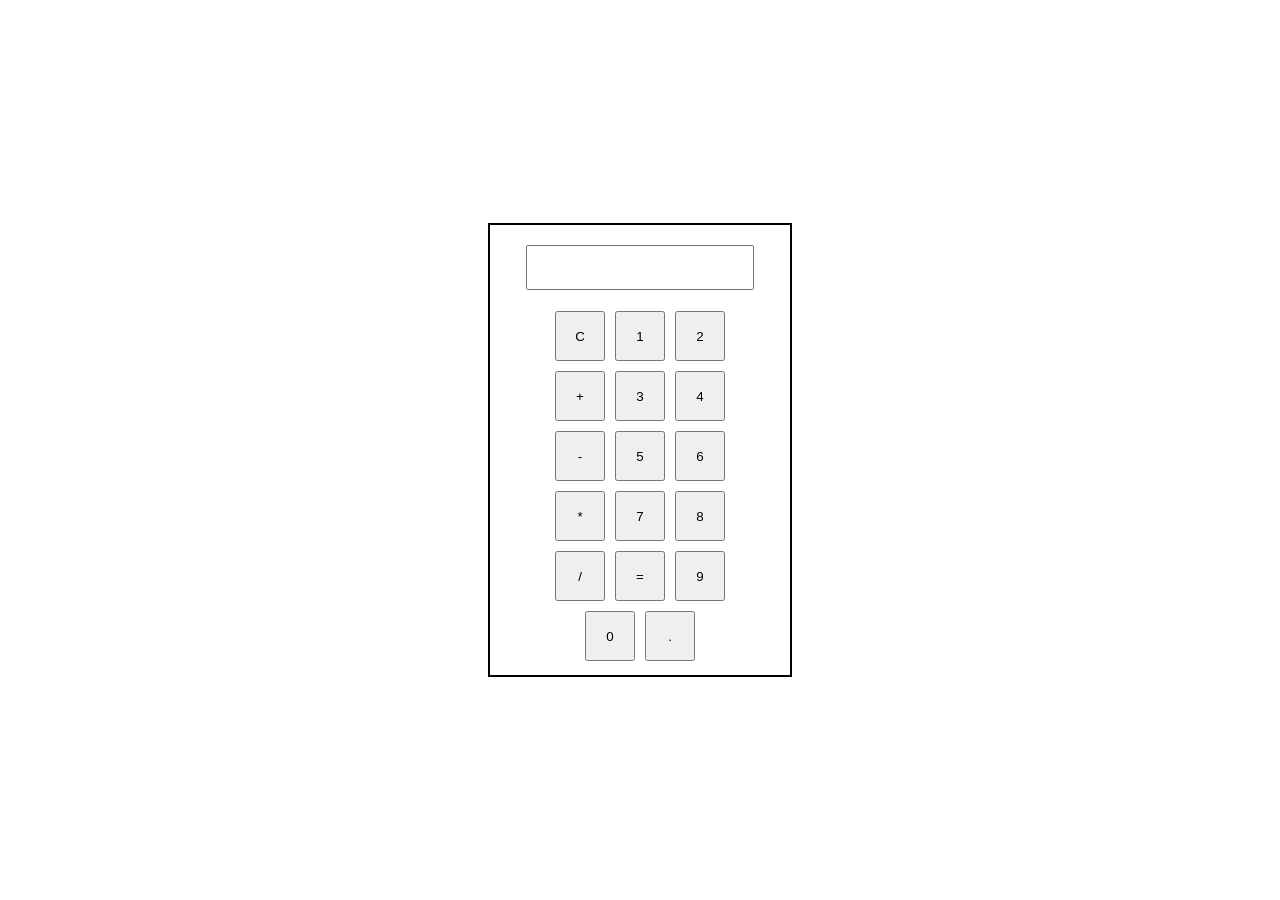
<file: calculator/index.html>
<!DOCTYPE html>
<html lang="en">
<head>
    <meta charset="UTF-8">
    <meta name="viewport" content="width=device-width, initial-scale=1.0">
    <title>Calculator</title>
    <link rel="stylesheet" href="style.css">
</head>
<body>
    <div class="container">
        <div id="container-1">
            <input type="text" id="display" readonly>
        </div>
        <div id="container-2">
            
            
            <button onclick=" 
                   current_value = '';
                   document.querySelector(`#display`).value = `${current_value}`; 
                   ">C</button>
            <button onclick="
                    current_value = current_value + '1';
                    document.querySelector(`#display`).value = `${current_value }`; 
                    " >1</button>
            <button onclick="
            current_value = current_value + '2';
                    document.querySelector(`#display`).value = `${current_value }`;
            ">2</button>
          
            <button onclick="
            current_value = current_value + '+';
                    document.querySelector(`#display`).value = `${current_value }`;
            ">+</button>
            <button onclick="
            current_value = current_value + '3';
                    document.querySelector(`#display`).value = `${current_value }`;
            ">3</button>
            <button onclick="
            current_value = current_value + '4';
                    document.querySelector(`#display`).value = `${current_value }`;
            ">4</button>
            
            

            
                <button onclick="
                current_value = current_value + '-';
                    document.querySelector(`#display`).value = `${current_value }`;
                ">-</button>
                <button onclick="
                current_value = current_value + '5';
                    document.querySelector(`#display`).value = `${current_value }`;
                ">5</button>
                <button onclick="
                current_value = current_value + '6';
                    document.querySelector(`#display`).value = `${current_value }`;
                ">6</button>
            
                <button onclick="
                current_value = current_value + '*';
                    document.querySelector(`#display`).value = `${current_value }`;
                ">*</button>
                <button onclick="
                current_value = current_value + '7';
                    document.querySelector(`#display`).value = `${current_value }`;
                ">7</button>
                <button onclick="
                current_value = current_value + '8';
                    document.querySelector(`#display`).value = `${current_value }`;
                ">8</button>
            
                <button onclick="
                current_value = current_value + '/';
                    document.querySelector(`#display`).value = `${current_value }`;
                ">/</button>
                <button onclick="
                    
                    current_value = eval(current_value);
                    document.querySelector(`#display`).value = `${current_value }`;
                    current_value = ``;

                ">=</button>
                <button onclick="
                    current_value = current_value + '9';
                    document.querySelector(`#display`).value = `${current_value }`;
                ">9</button>
           
       
            <button onclick="
                    current_value = current_value + '0';
                    document.querySelector(`#display`).value = `${current_value }`;
            ">0</button>
            <button onclick="
            current_value = current_value + '.';
                    document.querySelector(`#display`).value = `${current_value }`;
            ">.</button>
       
    </div>
</div>
</body>

<script src="script.js"></script>
</html>
</file>
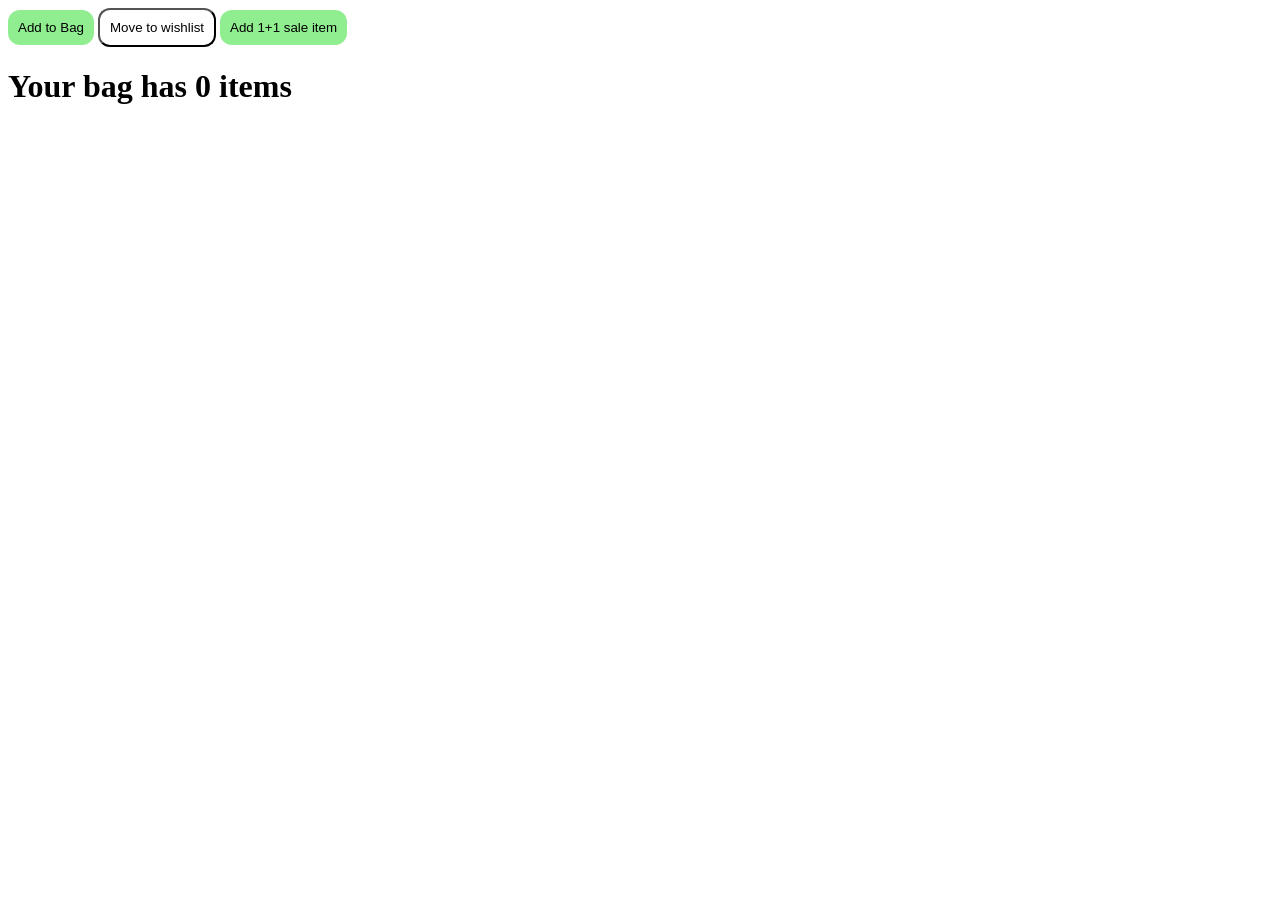
<file: onclick_pra_1/index.html>
<!DOCTYPE html>
<html lang="en">
<head>
    <meta charset="UTF-8">
    <meta name="viewport" content="width=device-width, initial-scale=1.0">
    <title>Document</title>
    <link rel="stylesheet" href="style.css">
</head>
<body>
   <button class="btn" id="btn1" onclick=" cart = cart +1;
document.querySelector('#p1').innerText = `Your bag has ${cart} items`;
">Add to Bag</button>
   <button class="btn" id="btn2" onclick=" cart = cart - 1;
   document.querySelector('#p1').innerText = `Your bag has ${cart} items` ">Move to wishlist</button>
   <button class="btn" id="btn3" onclick="
   cart = cart +2;
   document.querySelector('#p1').innerText = `Your bag has ${cart} items`;
">Add 1+1 sale item</button>
   <h1 id="p1"></h1>
</body>

<script src="script.js">
</script>
</html>
</file>
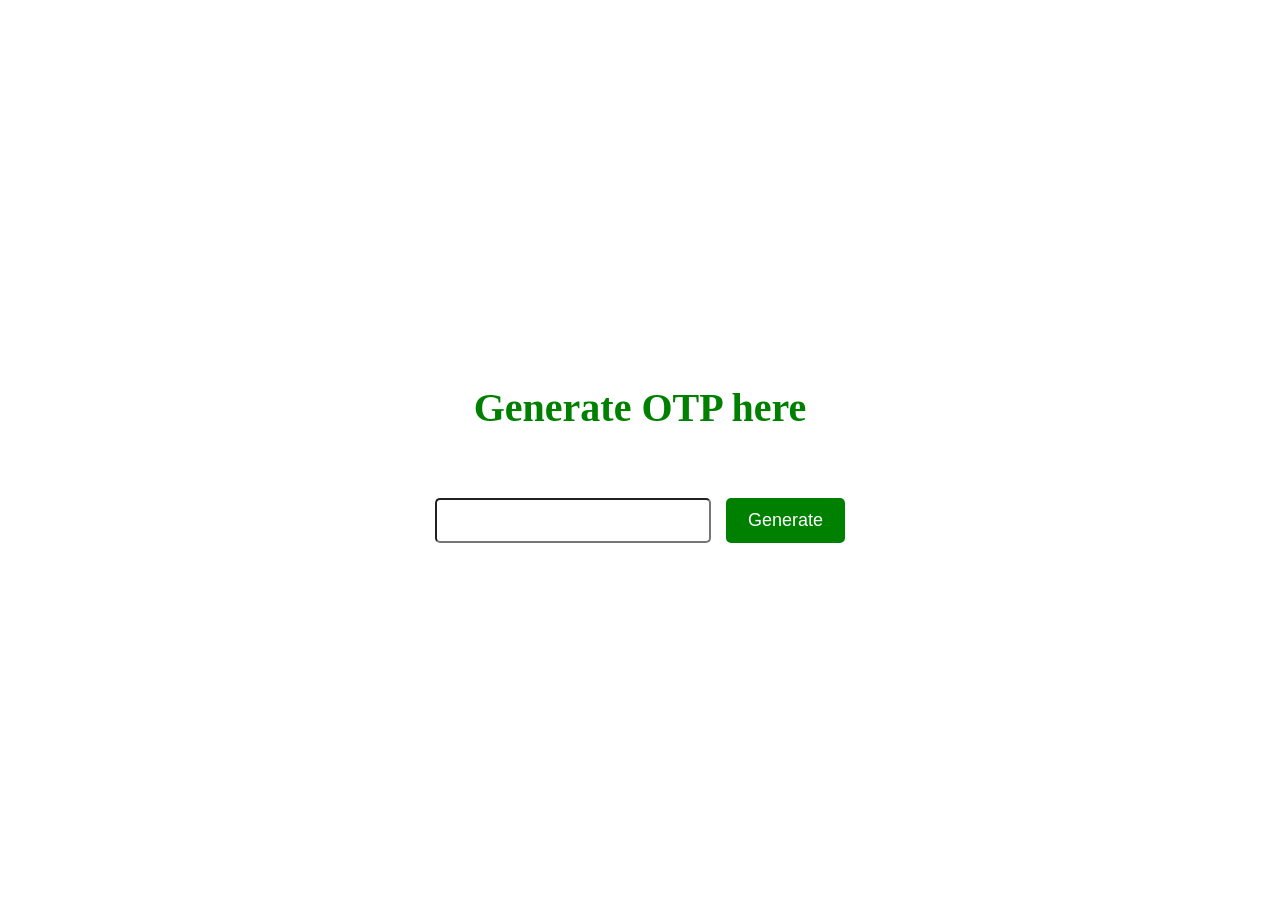
<file: if-else condition/practise/index.html>
<!DOCTYPE html>
<html lang="en">
<head>
    <meta charset="UTF-8">
    <meta name="viewport" content="width=device-width, initial-scale=1.0">
    <title>Practise</title>
</head>
<style>
    body{
        margin: 0;
        display: flex;
        justify-content: center;
        height: 100vh;
        align-items: center;
        gap: 40px;
        flex-direction: column;
    }
    body h1{
        font-family: cursive;
        color: green;
        font-size: 40px;

    }

    #display{
        color: green;
        margin-right: 15px;
        padding: 10px 20px;
        font-size: large;
        border-radius: 5px;
    }

    #btn{
        font-size: large;
        background-color: green;
        color: white;
        border: 2px solid green;
        padding: 10px 20px;
        border-radius: 5px;
        cursor: pointer;
        transition: all 0.4 ease;
    }
    #btn:hover{
        background-color: rgb(0, 149, 0);

        opacity: 7;
    }

</style>
<body>
    

    <!-- otp generator -->

    <h1>Generate OTP here</h1>
    <div>
        <input type="text" id="display" readonly><button id="btn"
        onclick="
            let number = Math.floor(10000+Math.random()*90000);
            display.value = ` ${number} `
        "
        >Generate</button>
    </div>


    <script src="script.js">
         
    </script>
</body>
</html>
</file>
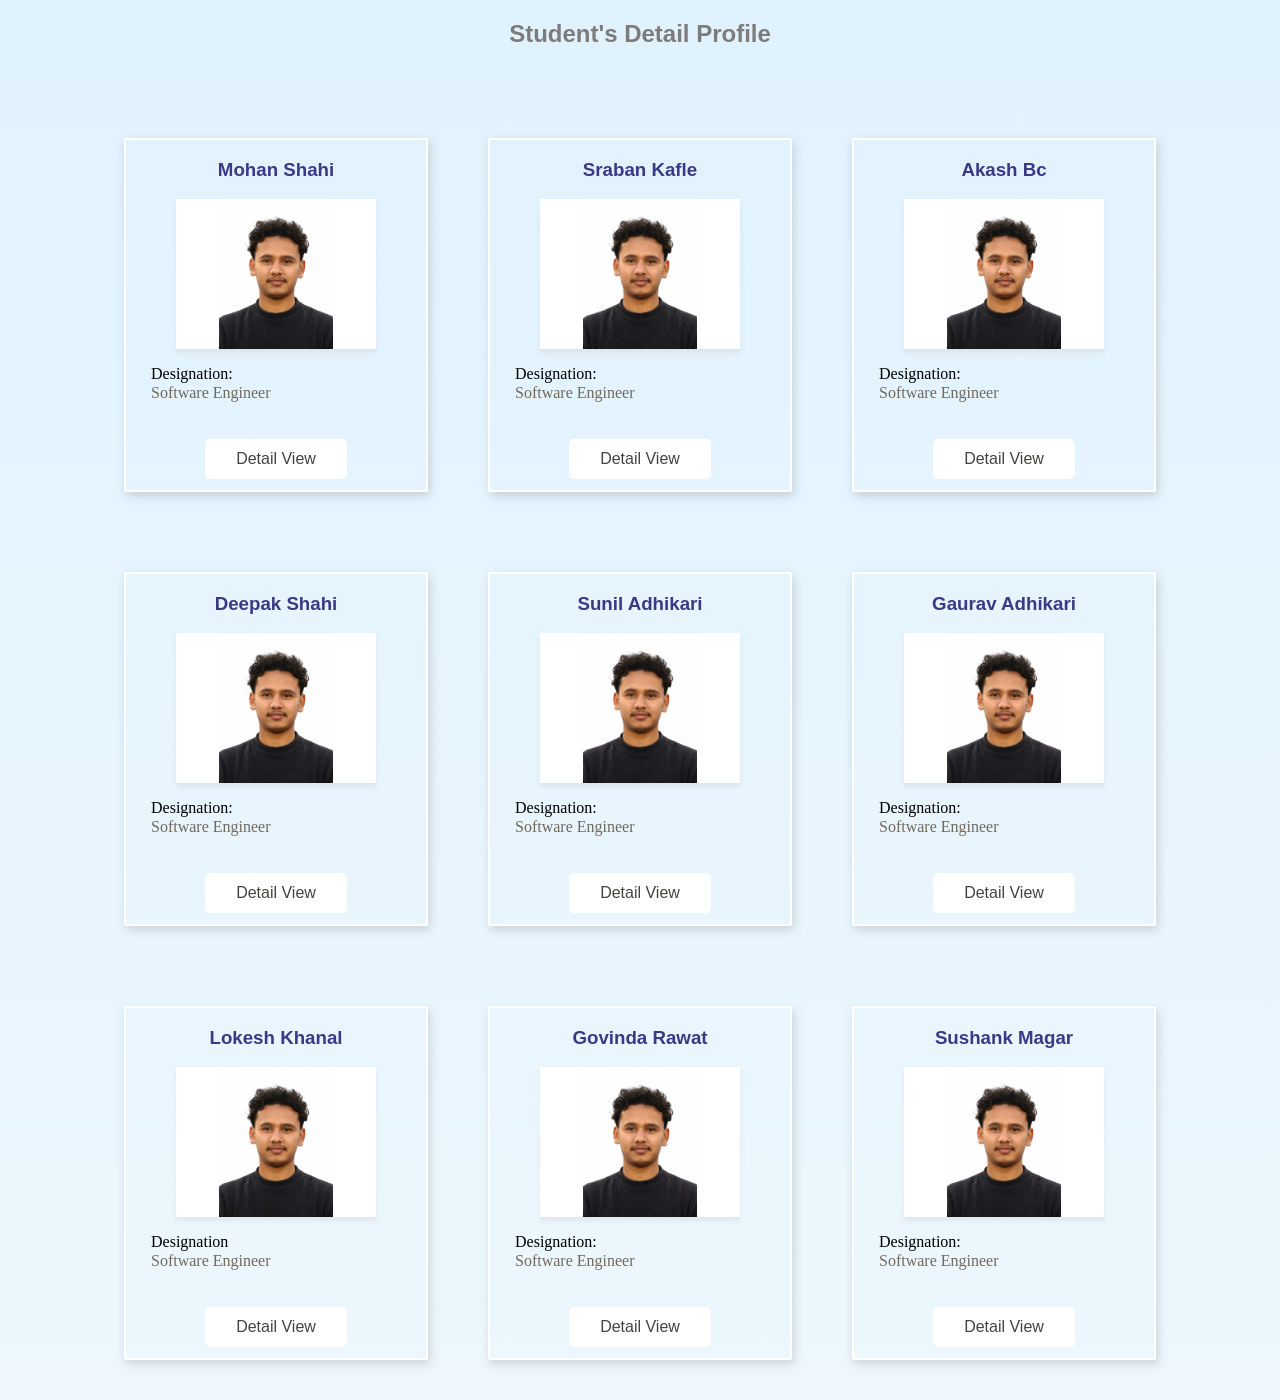
<file: objects/practice/index.html>
<!DOCTYPE html>
<html lang="en">
<head>
    <meta charset="UTF-8">
    <meta name="viewport" content="width=device-width, initial-scale=1.0">
    <title>Image-Card</title>
    <link rel="stylesheet" href="style.css">
</head>
<body>
    <div class="container">
        <div class="first_container">
            <h2>Student's Detail Profile</h2>
        </div>
        <div class="second_container">
            <div class="card" id="card1">
                <div class="header">
                    <h3>Mohan Shahi</h3>
                </div>
                <div class="imageContainer">
                    <img src="image/mohan.png" alt="">
                </div>
                <div class="discription">
                    <p id="discription1">Designation: </p>
                    <p id="discription2">Software Engineer </p>
                </div>
                <button>Detail View</button>
            </div>
            <div class="card" id="card2">
                <div class="header">
                    <h3>Sraban Kafle</h3>
                </div>
                    <div class="imageContainer">
                        <img src="image/mohan.png" alt="">
                    </div>
                    <div class="discription">
                        <p id="discription1">Designation: </p>
                        <p id="discription2">Software Engineer </p>
                    </div>
                <button>Detail View</button>
            </div>
            <div class="card" id="card3">
                <div class="header">
                    <h3>Akash Bc</h3>
                </div>
                    <div class="imageContainer">
                        <img src="image/mohan.png" alt="">
                    </div>
                <div class="discription">
                        <p id="discription1">Designation: </p>
                        <p id="discription2">Software Engineer </p>
                    </div>
                <button>Detail View</button>
            </div>
            <div class="card" id="card4">
                <div class="header">
                    <h3>Deepak Shahi</h3>
                </div>
                    <div class="imageContainer">
                        <img src="image/mohan.png" alt="">
                    </div>
                    <div class="discription">
                        <p id="discription1">Designation: </p>
                        <p id="discription2">Software Engineer </p>
                    </div>
                <button>Detail View</button>
            </div>
            <div class="card" id="card5">
                <div class="header">
                    <h3>Sunil Adhikari</h3>
                </div>
                    <div class="imageContainer">
                        <img src="image/mohan.png" alt="">
                    </div>
                <div class="discription">
                        <p id="discription1">Designation: </p>
                        <p id="discription2">Software Engineer </p>
                    </div>
                <button>Detail View</button>
            </div>
            <div class="card" id="card6">
                <div class="header">
                    <h3>Gaurav Adhikari</h3>
                </div>
                    <div class="imageContainer">
                        <img src="image/mohan.png" alt="">
                    </div>
                    <div class="discription">
                        <p id="discription1">Designation: </p>
                        <p id="discription2">Software Engineer </p>
                    </div>
                <button>Detail View</button>
            </div>
            <div class="card" id="card7">
                <div class="header">
                    <h3>Lokesh Khanal</h3>
                </div>
                    <div class="imageContainer">
                        <img src="image/mohan.png" alt="">
                    </div>
                    <div class="discription">
                        <p id="discription1">Designation</p>
                        <p id="discription2">Software Engineer </p>
                    </div>
                <button>Detail View</button>
            </div>
            <div class="card" id="card8">
                <div class="header">
                    <h3>Govinda Rawat</h3>
                </div>
                    <div class="imageContainer">
                        <img src="image/mohan.png" alt="">
                    </div>
                    <div class="discription">
                        <p id="discription1">Designation: </p>
                        <p id="discription2">Software Engineer </p>
                    </div>
                <button>Detail View</button>
            </div>
            <div class="card" id="card9">
                <div class="header">
                    <h3>Sushank Magar</h3>
                </div>
                    <div class="imageContainer">
                        <img src="image/mohan.png" alt="">
                    </div>
                    <div class="discription">
                        <p id="discription1">Designation: </p>
                        <p id="discription2">Software Engineer </p>
                    </div>
                <button>Detail View</button>
            </div>
        </div>
    </div>
</body>
<script src="script.js"></script>
</html>
</file>
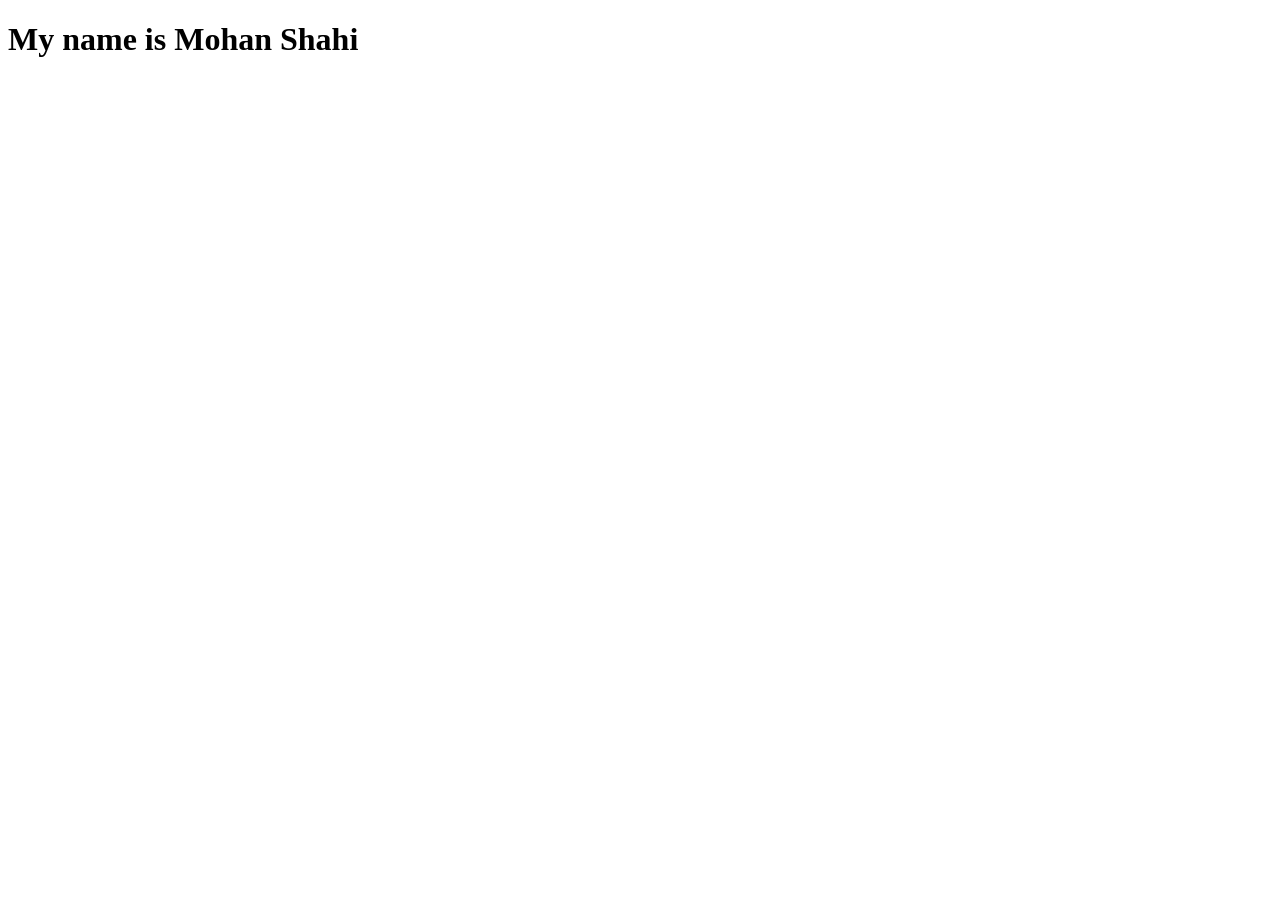
<file: onclick_pra_1/practise.html>
<!DOCTYPE html>
<html lang="en">
<head>
    <meta charset="UTF-8">
    <meta name="viewport" content="width=device-width, initial-scale=1.0">
    <title>Document</title>
</head>
<body>
    <h1 id="h1"></h1>

    <script>
        const name = 'Mohan Shahi';
        document.querySelector('#h1').innerHTML = `My name is ${name}`

        let price = 0;
        
    </script>
</body>
</html>
</file>
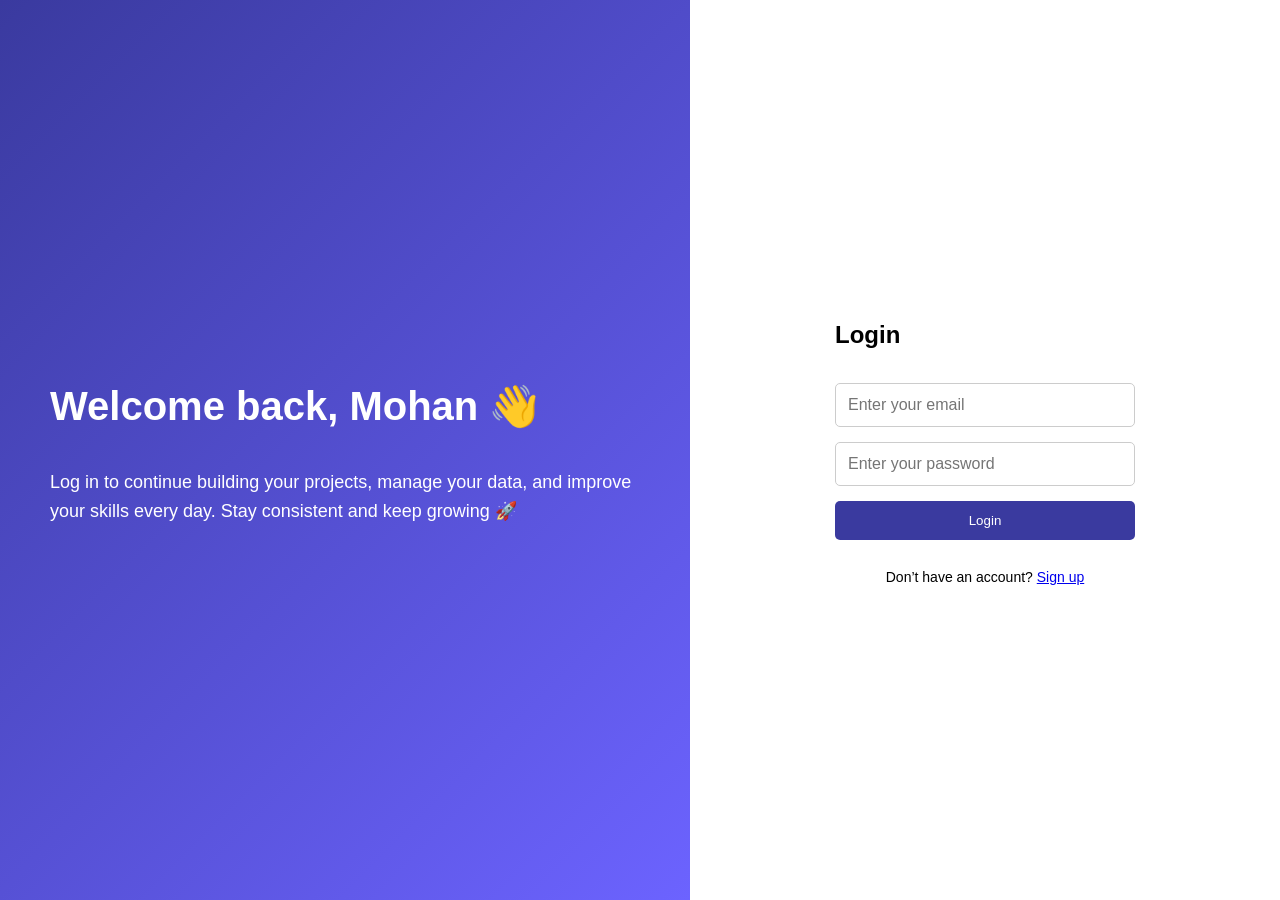
<file: practice/chatgptlogin.html>
<!DOCTYPE html>
<html lang="en">
<head>
    <meta charset="UTF-8">
    <meta name="viewport" content="width=device-width, initial-scale=1.0">
    <title>Document</title>
</head>
<style>
    body{
    margin: 0;
    font-family: sans-serif;
}

/* Main layout */
.container{
    display: flex;
    height: 100vh;
}

/* LEFT SIDE */
.left{
    flex: 1.5;
    background: linear-gradient(135deg, #3a3a9f, #6c63ff);
    color: white;
    display: flex;
    flex-direction: column;
    justify-content: center;
    padding: 50px;
}

.left h1{
    font-size: 40px;
    margin-bottom: 20px;
}

.left p{
    font-size: 18px;
    line-height: 1.6;
}

/* RIGHT SIDE */
.right{
    flex: 1.5;
    display: flex;
    justify-content: center;
    align-items: center;
}

/* FORM */
.login-form{
    width: 300px;
    display: flex;
    flex-direction: column;
    gap: 15px;
}

.login-form input{
    padding: 12px;
    font-size: 16px;
    border: 1px solid #ccc;
    border-radius: 5px;
}

.login-form button{
    padding: 12px;
    background-color: #3a3a9f;
    color: white;
    border: none;
    border-radius: 5px;
    cursor: pointer;
}

.login-form button:hover{
    background-color: #2c2c7a;
}

.footer{
    font-size: 14px;
    text-align: center;
}
</style>
<body>
    <div class="container">

    <!-- LEFT SIDE -->
    <div class="left">
        <h1>Welcome back, Mohan 👋</h1>
        <p>
            Log in to continue building your projects, manage your data,
            and improve your skills every day. Stay consistent and keep growing 🚀
        </p>
    </div>

    <!-- RIGHT SIDE -->
    <div class="right">
        <form class="login-form">
            <h2>Login</h2>

            <input type="email" placeholder="Enter your email" required>
            <input type="password" placeholder="Enter your password" required>

            <button type="submit">Login</button>

            <p class="footer">
                Don’t have an account? <a href="#">Sign up</a>
            </p>
        </form>
    </div>

</div>
</body>
</html>
</file>
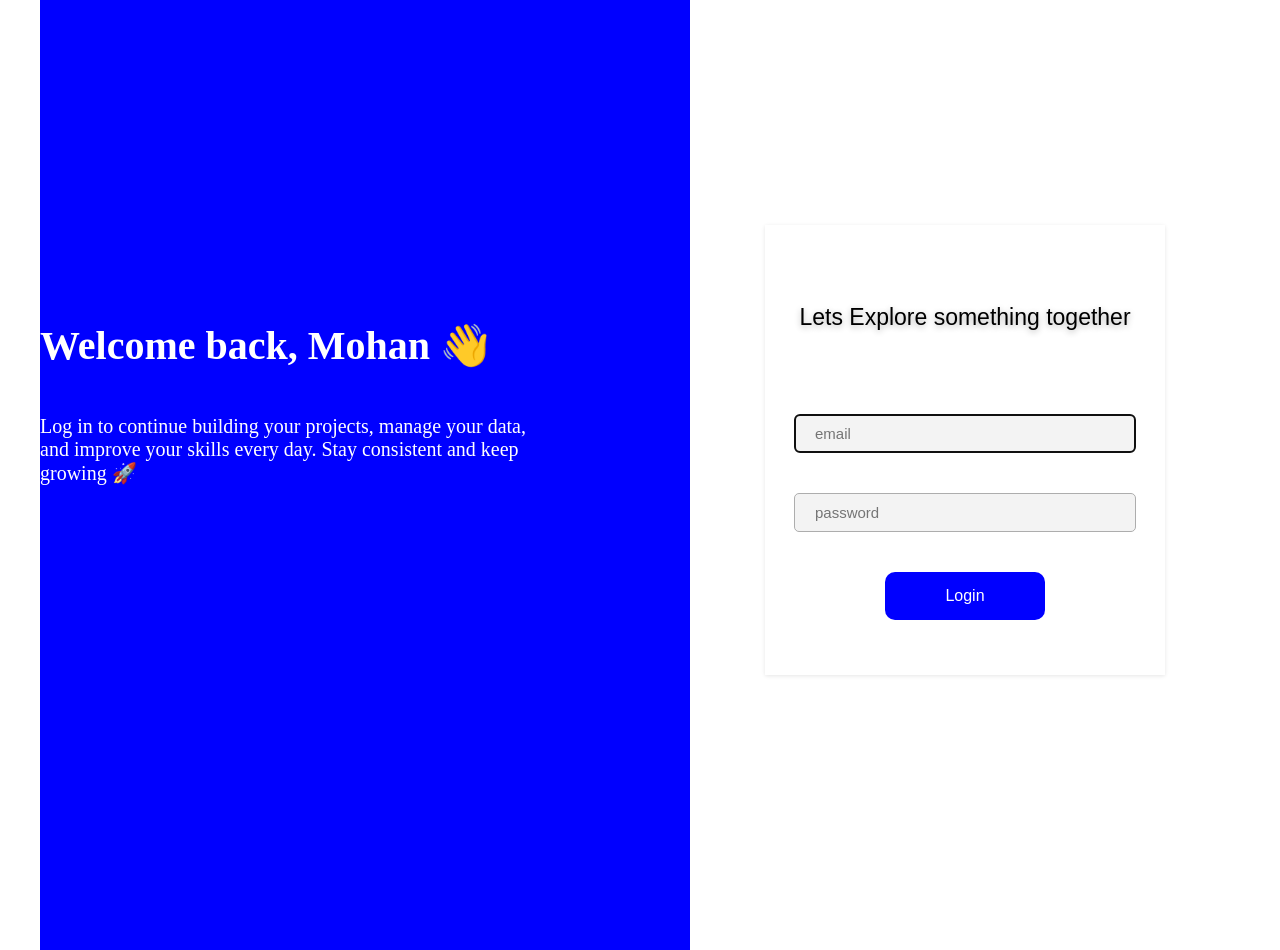
<file: practice/login.html>
<!DOCTYPE html>
<html lang="en">
<head>
    <meta charset="UTF-8">
    <meta name="viewport" content="width=device-width, initial-scale=1.0">
    <title>login-page</title>
    <link rel="stylesheet" href="login.css">
</head>
<body>
    <div class="container">
            <div class="left">
            <h1>Welcome back, Mohan 👋</h1>
            <p>
                Log in to continue building your projects, manage your data,
                and improve your skills every day. Stay consistent and keep growing 🚀
            </p>
            </div>
            <div class="right">
                  <form action="POST" class="form">
                <div class="first_container" >
                    <p>Lets Explore something together</p>
                </div>
                <div class="second_container">
                    <input type="emai" id="email" name="email" placeholder="email" required autofocus autocomplete="off">
                    <input type="password" id="password" placeholder="password" required autofocus>
                    <button id="btn">Login</button>
                        </div>
                    </form>
            </div>
    </div>
</body>
</html>
</file>
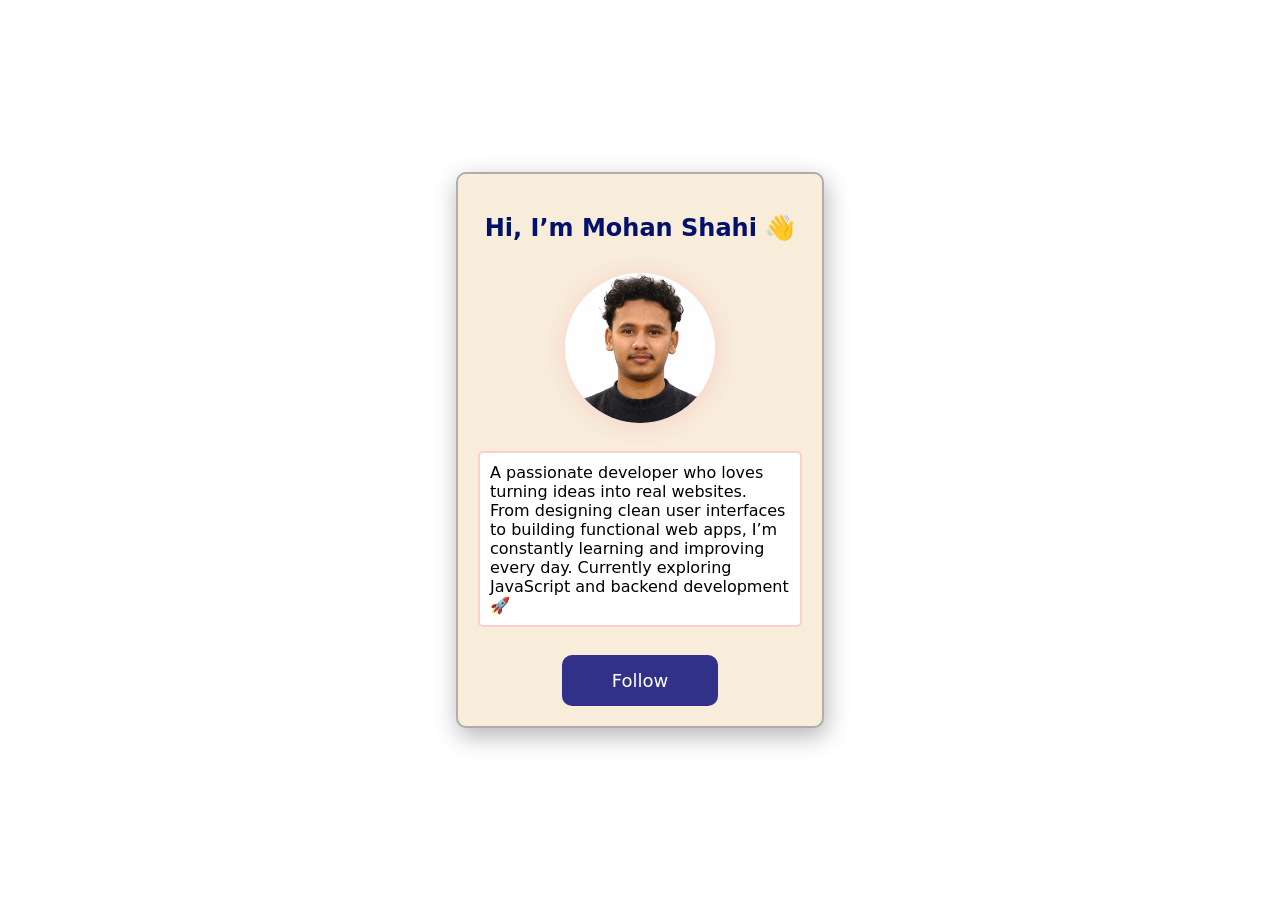
<file: practice/profile.html>
<!DOCTYPE html>
<html lang="en">
<head>
    <meta charset="UTF-8">
    <meta name="viewport" content="width=device-width, initial-scale=1.0">
    <title>Profile card</title>
    <link rel="stylesheet" href="profile.css">
</head>
<body>
     <div class="card">
            <h2 id="name">Hi, I’m Mohan Shahi 👋</h2>
            <img id="profile_pic" src="image/ChatGPT Image Apr 13, 2026, 12_44_57 PM.png" alt="">
            <p id="bio">
                    A passionate developer who loves turning ideas into real websites. From designing clean user interfaces to building functional web apps, I’m constantly learning and improving every day. Currently exploring JavaScript
                     and backend development 🚀</p>
            <button id="btn">Follow</button>
     </div> 
</body>
</html>
</file>
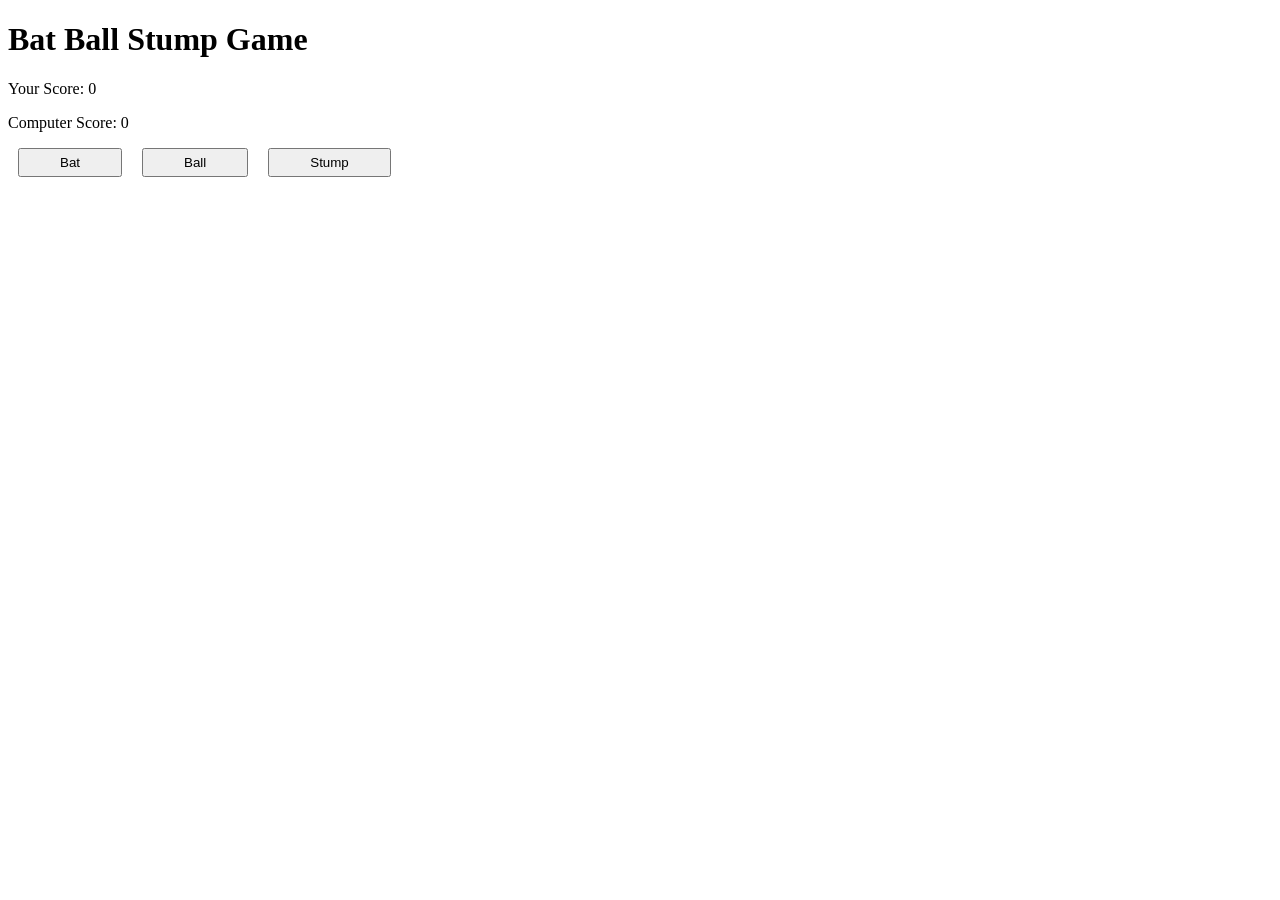
<file: function/cricket/cricket.html>
<!DOCTYPE html>
<html lang="en">
<head>
    <meta charset="UTF-8">
    <meta name="viewport" content="width=device-width, initial-scale=1.0">
    <title>Game</title>
</head>
<style>
    body button{
        margin-right: 10px;
        margin-left: 10px;
        padding: 5px 40px;
    }
    #display{
        font-family: 'Lucida Sans', 'Lucida Sans Regular', 'Lucida Grande', 'Lucida Sans Unicode', Geneva, Verdana, sans-serif;
    }
</style>
<body>
    
    <h1 id="name">Bat Ball Stump Game</h1>

    <p id="score">Your Score: 0 </p> <p id="computer_score">Computer Score: 0</p>
    <button id="btn1" onclick="
        computer_choice = Computer();
        result = Result('Bat',computer_choice)
        display.innerHTML = `Your move: Bat ~ Computer move: ${computer_choice} <br> ${result}`;

        score_result = Your_Score(result);
        final_result = Score_error(score_result)
        score_display.innerHTML = `Your Score: ${final_result}`

        computer_score_result = Computer_score(result);
        console.log(computer_score_result)
        let final_computer_result = Score_error_computer(computer_score_result);
        console.log(final_computer_result);
        computer_score_display.innerHTML=`Computer Score: ${final_computer_result} `;
        
   
    " >Bat</button><button id="btn2" onclick="
        computer_choice = Computer();
        result = Result('Ball',computer_choice)
        display.innerHTML = `Your move: Ball ~ Computer move: ${computer_choice} <br> ${result}`;

        score_result = Your_Score(result);
        final_result = Score_error(score_result)
        score_display.innerHTML = `Your Score: ${final_result}`

        computer_score_result = Computer_score(result);
        console.log(computer_score_result)
        final_computer_result = Score_error_computer(computer_score_result);
        console.log(final_computer_result);
        computer_score_display.innerHTML=`Computer Score: ${final_computer_result} `;

    " >Ball</button><button id="btn3" onclick="
        computer_choice = Computer();
        result = Result('Stump',computer_choice) 
        display.innerHTML = `Your move: Stump ~ Computer move: ${computer_choice} <br> ${result}`;  

        score_result = Your_Score(result);
        final_result = Score_error(score_result)
        score_display.innerHTML = `Your Score: ${final_result}`

        computer_score_result = Computer_score(result);
        console.log(computer_score_result)
        final_computer_result = Score_error_computer(computer_score_result);
        console.log(final_computer_result);
        computer_score_display.innerHTML=`Computer Score: ${final_computer_result} `;

    " >Stump</button>

    <h1 id="display">  </h1>
</body>
   
<script src="cricket.js"></script>
</html>
</file>
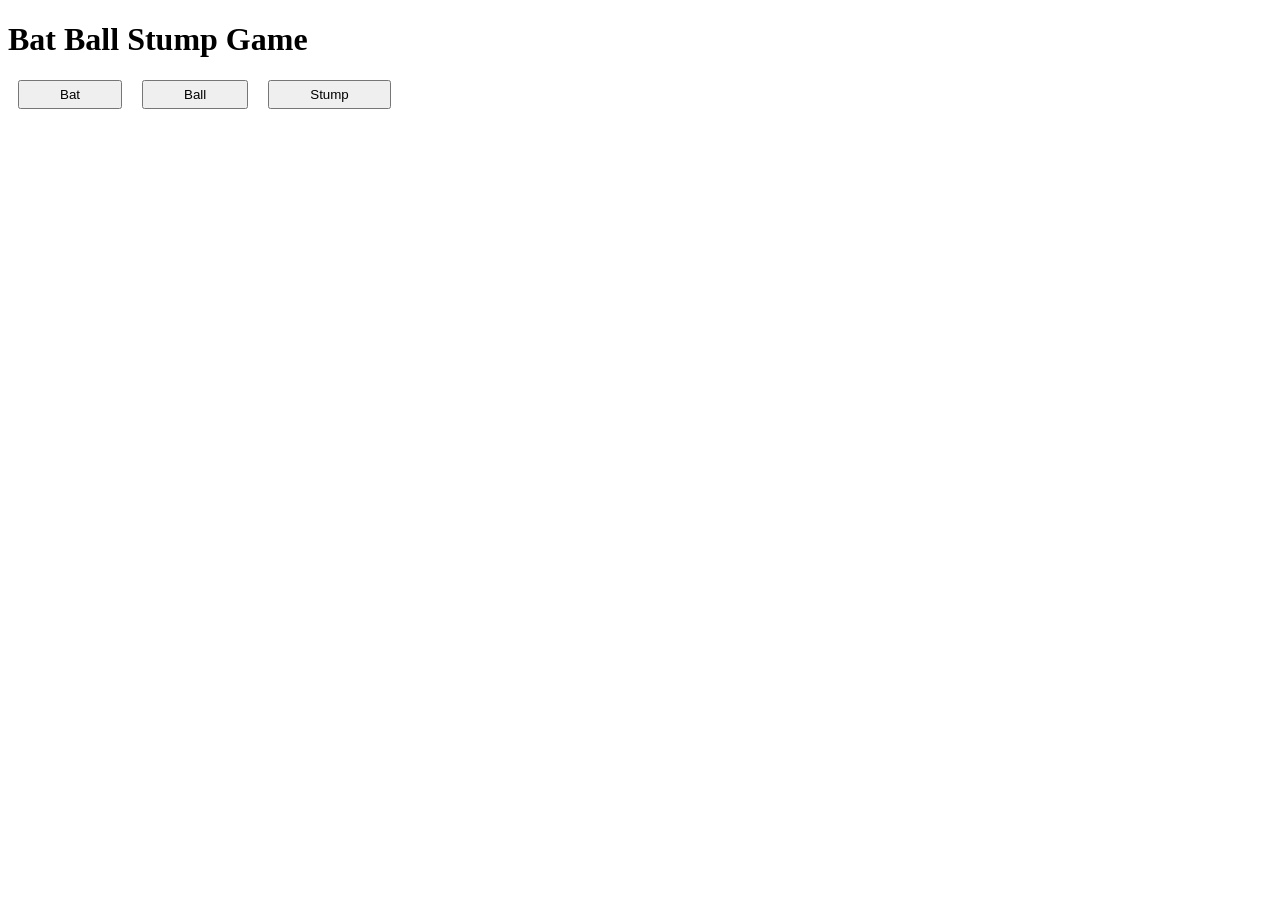
<file: if-else condition/project/cricket.html>
<!DOCTYPE html>
<html lang="en">
<head>
    <meta charset="UTF-8">
    <meta name="viewport" content="width=device-width, initial-scale=1.0">
    <title>Game</title>
</head>
<style>
    body button{
        margin-right: 10px;
        margin-left: 10px;
        padding: 5px 40px;
    }
</style>
<body>
    
    <h1 id="name">Bat Ball Stump Game</h1>
    <button id="btn1" onclick="

    let number= Math.floor(Math.random()*10);

    
    if ( number >= 0 && number <3){
        computer_move = ` Bat `;
        display.innerHTML = (`computer move: ${computer_move} ~ your move: Bat <br> Draw `)
        
    }
    else if ( number >=3 && number <6) {
        computer_move = `Ball`;
        display.innerHTML = (`computer move: ${computer_move} ~ your move: Bat <br> You Won `)
    } 
    else{
        computer_move = ` Stump`;
        display.innerHTML = (`computer move: ${computer_move} ~ your move: Bat <br> You Loss `)
    }
    console.log(number)

        //   display1.innerHTML = ` ${computer_move} `;
    " >Bat</button><button id="btn2" onclick="
        let number1 = Math.floor(Math.random()*10);
        
        if ( number1 >= 0 && number1 < 3){
            computer_move = ` Bat `;
            display.innerHTML = (`computer move: ${computer_move} ~ your move: Ball <br> You loss `)
        }
        else if ( number1 >=3 && number1 <6) {
            computer_move = `Ball`;
            display.innerHTML = (`computer move: ${computer_move} ~ your move: Ball <br> Draw`)
        } 
        else{
            computer_move = ` Stump`;
            display.innerHTML = (`computer move: ${computer_move} ~ your move: Ball <br> You Won `)
        }

        console.log(number1)
          

        //   display1.innerHTML = ` ${computer_move} `;
    " >Ball</button><button id="btn3" onclick="
    let number2 = Math.floor(Math.random()*10);
          if ( number2 >= 0 && number2 <3){
            computer_move = ` Bat `;
            display.innerHTML = (`computer move: ${computer_move} ~ your move: Stump <br> You Won `)
        }
        else if ( number2 >=3 && number2 <6) {
            computer_move = `Ball`;
            display.innerHTML = (`computer move: ${computer_move} ~ your move: Stump <br> You Loss `)
        } 
        else{
            computer_move = ` Stump`;
            display.innerHTML = (`computer move: ${computer_move} ~ your move: Stump <br> Draw `)
        }
         
        console.log(number2)
          

        //   display1.innerHTML = ` ${computer_move} `;
    " >Stump</button>
    <h1 id="display">  </h1>
    <h1 id="display1">  </h1>

</body>
   
<script>
    
    let display = document.querySelector("#display")
    // let display1 = document.querySelector("#display1")
    // let result = `  `;
    // let our_move = ``

    let computer_move = ` `;

    

    

    display.innerHTML = ` `;
    
    // let number = Math.floor(Math.random()*10);

    // function Computer(){
    //       if ( number >= 0 && number <3){
    //     computer_move = ` Bat `;
    //         }
    //         else if ( number >=3 && number <6) {
    //             computer_move = `Ball`;
    //         } 
    //         else{
    //             computer_move = ` Stump`;
    //         }
    // }
    // Computer();
    // console.log(computer_move)

    
</script>
</html>
</file>
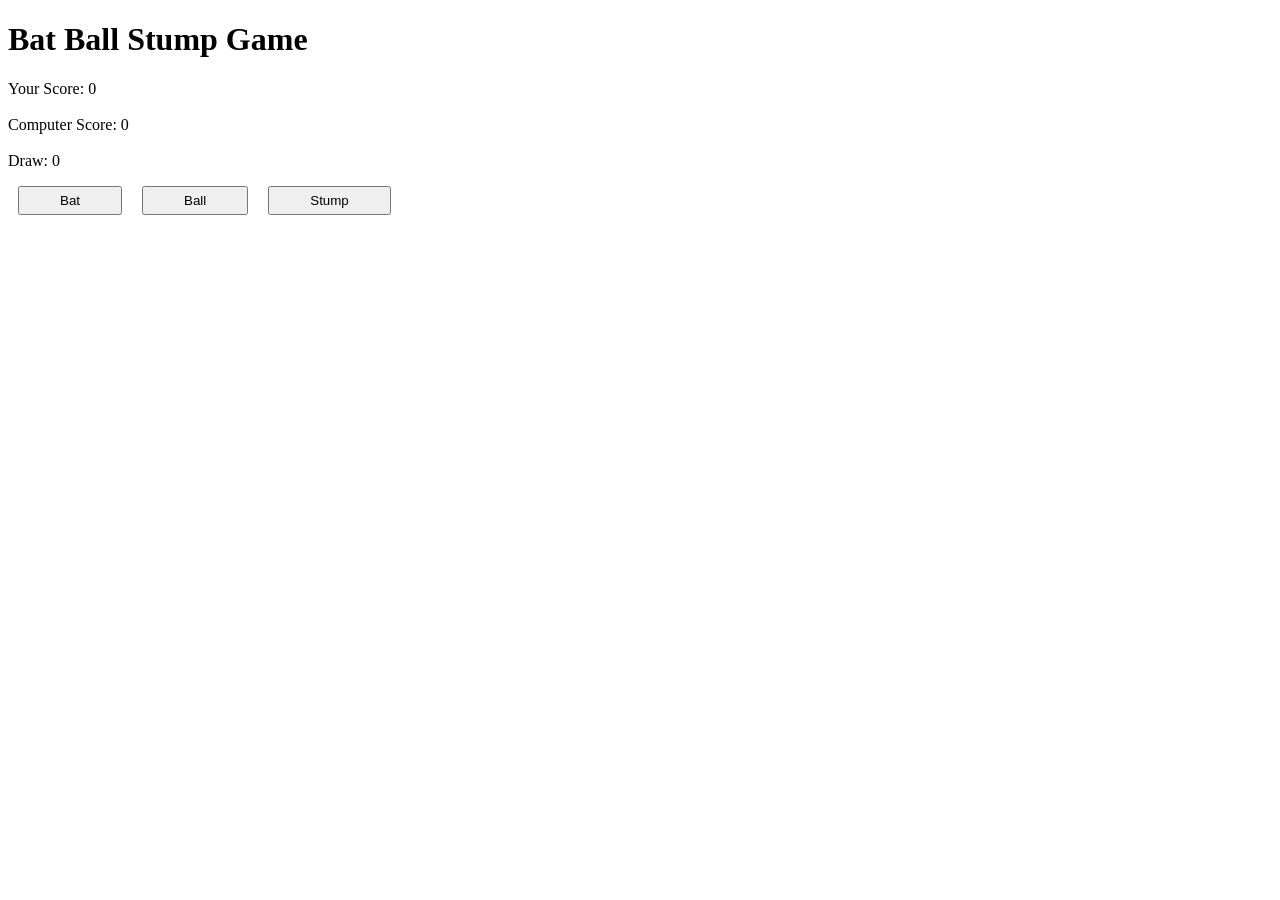
<file: objects/cricket/cricket.html>
<!DOCTYPE html>
<html lang="en">
<head>
    <meta charset="UTF-8">
    <meta name="viewport" content="width=device-width, initial-scale=1.0">
    <title>Game</title>
</head>
<style>
    body button{
        margin-right: 10px;
        margin-left: 10px;
        padding: 5px 40px;
    }
    #display{
        font-family: 'Lucida Sans', 'Lucida Sans Regular', 'Lucida Grande', 'Lucida Sans Unicode', Geneva, Verdana, sans-serif;
    }
</style>
<body>
    
    <h1 id="name">Bat Ball Stump Game</h1>

    <p id="score">Your Score: 0 <br> <br>
                  Computer Score: 0 <br><br>
                  Draw: 0 </p> <p id="computer_score"></p>
    <button id="btn1" onclick="
        computer_choice = Computer();
        result = Result('Bat',computer_choice)
        final_result(result,computer_choice,'Bat')

        
        
   
    " >Bat</button><button id="btn2" onclick="
        computer_choice = Computer();
        result = Result('Ball',computer_choice)
        final_result(result,computer_choice,'Ball')

        

    " >Ball</button><button id="btn3" onclick="
        computer_choice = Computer();
        result = Result('Stump',computer_choice) 
        final_result(result,computer_choice,'Stump') 

       

    " >Stump</button>

    <h1 id="display">  </h1>
</body>
   
<script src="cricket.js"></script>
</html>
</file>
<file: calculator/style.css>
body{
    margin:0;
    display: flex;
    height: 100vh;
    align-items: center;
    justify-content: center;
}

.container{
    border: 2px solid black;
    width: 300px;
    height: 450px;
    display: flex;
    flex-direction: column;
    align-items: center;

    gap: 6px;
}
#container-1{
    display: flex;
    margin-left: 20px;
    padding-top: 10px;
    flex-direction: column;
    margin-top: 10px;
    margin-right: 20px;
    margin-bottom: 10px;
}

#display{
    width: 220px;
    padding-top: 10px;
    height: 30px;
    font-size: 15px;
    text-align: end;
}

#container-2{
    display: flex;
    flex-wrap: wrap;
    width: 200px;
    justify-content: center;
}


#container-2 button{
    width: 50px;
    height: 50px;
    margin: 5px;
}
</file>
<file: onclick_pra_1/style.css>
body{
   
}

.btn{
     background-color: lightgreen;
     padding: 10px;
     border-radius: 12px;
}

#btn1,#btn3{
    border: none;
}
#btn2{
    background-color: white;
}
</file>
<file: objects/practice/style.css>
body{
    margin:0;
    background: linear-gradient(180deg, #e0f2fe 0%, #edf7fd 100%);
    font-family:Arial, Helvetica, sans-serif;
}

.container{
    display: flex;
    flex-direction: column;
    gap: 70px;
}
.first_container{
    display: flex;
    justify-content: center;
}
.first_container h2{
    color: rgb(125, 124, 123);
}
.second_container{
    display: flex;
    flex-wrap: wrap;
    justify-content:center;
    gap: 40px;
}

.second_container .card{
    margin-left: 10px;
    margin-right: 10px;
    margin-bottom: 40px;
    border: 2px solid white;
    border-radius: 2px;
    box-shadow: 2px 4px 10px rgba(130, 130, 130, 0.3);
    height: 350px;
    width: 300px;
    display: flex;
    flex-direction: column;
    align-items: center;
    transition: all 0.3s ease;
    
}
.second_container .card:hover{
    /* transform:translateY(-10px); */
    border: 2px solid rgb(185, 185, 223);
    border-radius: 2px;
    transform: scale(1.05) translateY(-5px);
}


.header{
    color: rgb(57, 57, 134);
    width: 210px;
    display: flex;
    justify-content: center;
}

.imageContainer{
    background-color: white;
    box-shadow: 0px 4px 4px rgba(197, 196, 196, 0.3);
    width: 200px;
    height: 150px;
    display: flex;
    justify-content: center;
}

img{
    margin-top: -10px;
    /* border: 1px solid red; */
    padding: 10px;
    /* width: 200px; */
    height: 150px;
    object-fit:cover;
}


.card .discription{
    width: 250px;
    height: 70px;
    font-family: cursive;
}



#discription2{
    color: rgb(114, 105, 93);
    margin-top: -15px;
}

button{
    margin-top: 20px;
    padding: 10px 30px;
    font-size: medium;
    border: 1px solid white;
    border-radius: 5px;
    color: rgb(69, 67, 63);
    font-family:sans-serif;
    background-color: white;
    cursor: pointer;
    transition: all 0.3s ease;
}

button:hover{
    border:1px solid rgb(112, 180, 112);
    transform: scale(0.96);
}
button:active{
    transform: scale(1.02);
}
</file>
<file: practice/login.css>
body{
    margin: 0;
    
}
.container{
    display: flex;
    align-items: center;
    height: 100vh;
    justify-content: center;
}

.left{
    font-family: Cambria, Cochin, Georgia, Times, 'Times New Roman', serif;
    font-size: 20px;
    display: flex;
    flex-direction: column;
    justify-content: center;
    padding-bottom: 100px;
    height: 100vh;
    background-color: blue;
    color: white;
    border: none;
}
.left p{
    color: white;
    width: 500px;
    margin-right: 150px;
    
}

.right{
    width: 550px;
    
    display: flex;
    align-items: center;
    justify-content: center;
}

.form{
    display: flex;
    justify-content: center;
    box-shadow: 0px 1px 4px rgba(0, 0, 0, 0.1);
    width: 400px;
    gap: 60px;
    height: 450px;
    flex-direction: column;
}

.first_container{
    display: flex;
    justify-content: center;
}
.first_container p{
    font-size: 23px;
    font-family: sans-serif;
    text-shadow: 0px 2px 6px rgba(0, 0, 0, 0.3);
}
.second_container{
    display: flex;
    flex-direction: column;
    align-items: center;
    gap: 40px;
}

.second_container input{
    font-size: 15px;
    width: 300px;
    border: 1px solid rgb(173, 173, 173);
    background-color: rgb(243, 243, 243);
    border-radius: 5px;
    padding: 10px 20px;
}



#btn{
    width: 160px;
    padding: 15px;
    border: none;
    font-size:16px;
    border-radius: 10px;
    background-color: blue;
    color: white;
    transition: all 0.3s ease;
}
#btn:hover{
    transform: scale(0.99);
    border: none;
}

#btn:active{
    transform: scale(1.03);
    border: none;
}
</file>
<file: practice/profile.css>
body{
    margin: 0;
    display: flex;
    height: 100vh;
    justify-content: center;
    align-items: center;
    font-family: system-ui, -apple-system, BlinkMacSystemFont, 'Segoe UI', Roboto, Oxygen, Ubuntu, Cantarell, 'Open Sans', 'Helvetica Neue', sans-serif;
}


.card{
    
    background-color: rgb(248, 237, 219);
    display: flex;
    flex-direction: column;
    align-items: center;
    gap: 12px;
    border: 2px solid rgb(173, 173, 173);
    border-radius: 10px;
    padding: 20px;
    box-shadow: 2px 8px 25px rgba(0, 0, 0, 0.3);
    transition: transform 0.3s ease;
}

.card:hover{
    transform: translateY(-5px);
}

#name{
    color: rgb(2, 17, 105);
}

#bio{
    background-color: white;
    border: 2px solid rgb(255, 205, 205);
    width: 300px;
    padding: 10px;
    border-radius: 5px;
}


#profile_pic{
    height: 150px;
    width: 150px;
    object-fit: cover;
    box-shadow: 1px 2px 25px rgba(245, 187, 187, 0.6);
    border-radius: 50%;
}

#btn{
    padding: 15px 50px;
    font-size: 18px;
    font-family: system-ui, -apple-system, BlinkMacSystemFont, 'Segoe UI', Roboto, Oxygen, Ubuntu, Cantarell, 'Open Sans', 'Helvetica Neue', sans-serif;
    border: none;
    background-color: rgb(49, 49, 137);
    color: white;
    border-radius: 10px;
    transition: all 0.5s ease;
    cursor: pointer;
}

#btn:hover{
    color:  rgb(49, 49, 137);
    background-color: white;
}
#btn:active{
    transform: scale(1.2);
}
</file>
